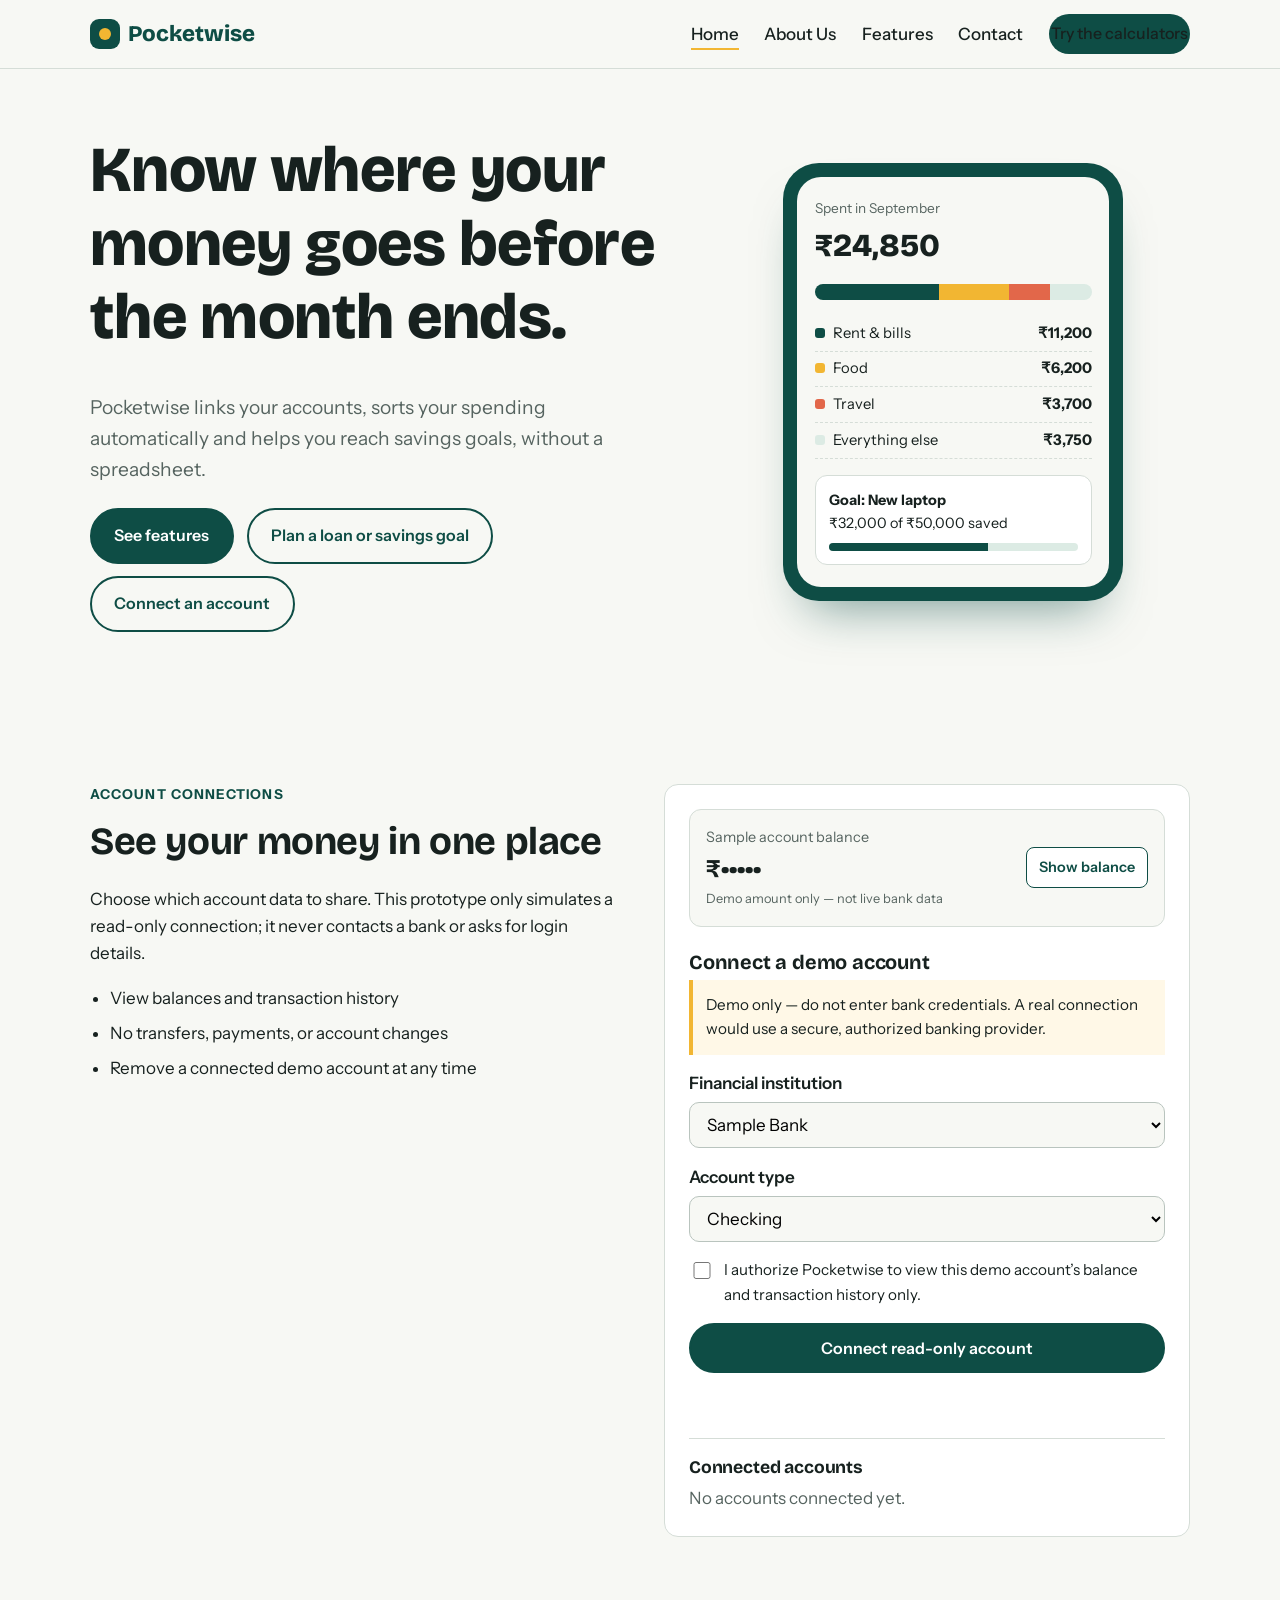
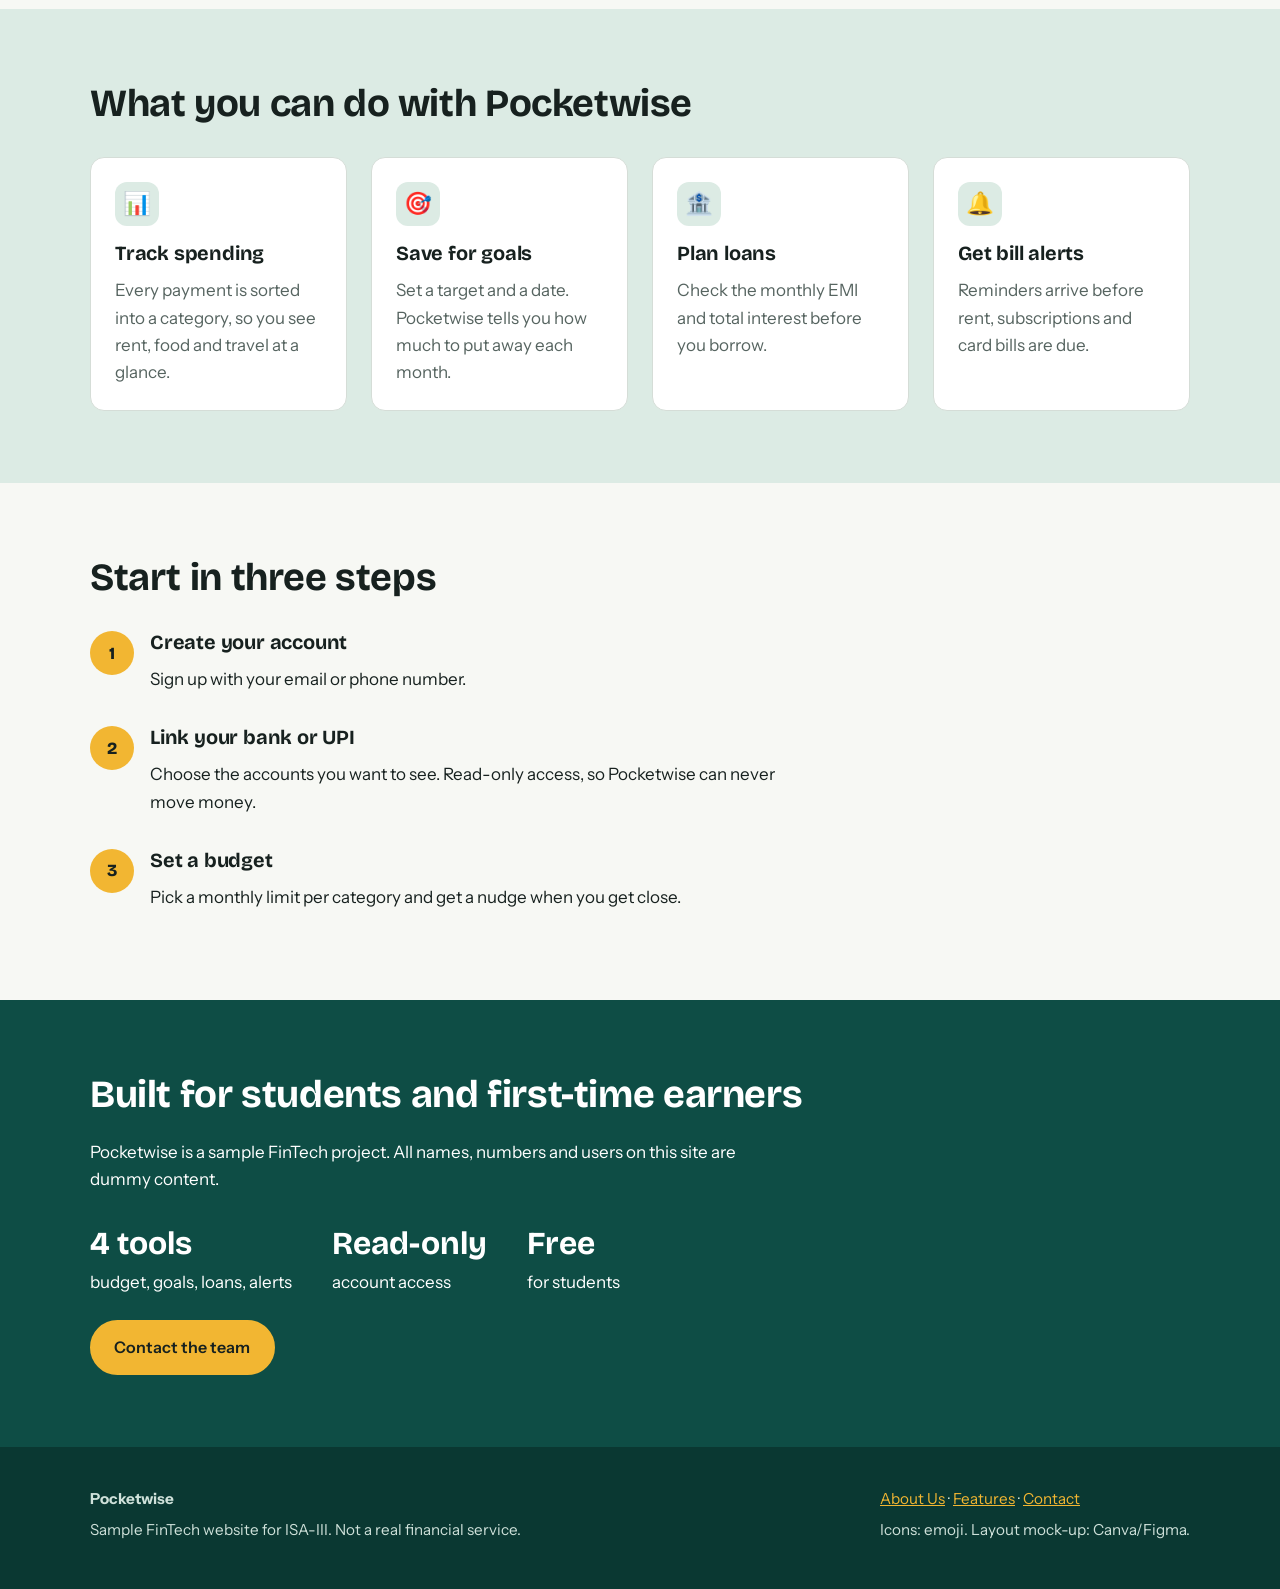
<file: index.html>
<!DOCTYPE html>
<html lang="en">
<head>
  <meta charset="UTF-8">
  <meta name="viewport" content="width=device-width, initial-scale=1">
  <title>Pocketwise – Know where your money goes</title>
  <meta name="description" content="Pocketwise is a sample personal finance management app: budgets, savings goals and loan planning in one place.">
  <link rel="preconnect" href="https://fonts.googleapis.com">
  <link rel="preconnect" href="https://fonts.gstatic.com" crossorigin>
  <link href="https://fonts.googleapis.com/css2?family=Bricolage+Grotesque:wght@600;700;800&family=Instrument+Sans:wght@400;500;600&display=swap" rel="stylesheet">
  <link rel="stylesheet" href="style.css">
</head>
<body>

<header class="site-header">
  <div class="wrap nav">
    <a href="index.html" class="logo"><span class="logo-mark"></span>Pocketwise</a>
    <button class="menu-btn" id="menu-btn" aria-expanded="false" aria-controls="menu">Menu</button>
    <ul id="menu">
      <li><a href="index.html" aria-current="page">Home</a></li>
      <li><a href="about.html">About Us</a></li>
      <li><a href="services.html">Features</a></li>
      <li><a href="contact.html">Contact</a></li>
      <li><a class="btn btn-primary" href="services.html#calculators">Try the calculators</a></li>
    </ul>
  </div>
</header>

<main>
  <section class="hero">
    <div class="wrap hero-grid">
      <div>
        <h1>Know where your money goes before the month ends.</h1>
        <p class="lead">Pocketwise links your accounts, sorts your spending automatically and helps you reach savings goals, without a spreadsheet.</p>
        <div class="btn-row">
          <a class="btn btn-primary" href="services.html">See features</a>
          <a class="btn btn-ghost" href="services.html#calculators">Plan a loan or savings goal</a>
          <a class="btn btn-ghost" href="#connect-account">Connect an account</a>
        </div>
      </div>

      <!-- App preview: a phone screen built with HTML/CSS (dummy data) -->
      <div class="phone" aria-label="Preview of the Pocketwise app with sample data">
        <div class="screen">
          <p class="small">Spent in September</p>
          <p class="big">₹24,850</p>
          <div class="split-bar" role="img" aria-label="Spending split: rent 45%, food 25%, travel 15%, other 15%">
            <span style="width:45%"></span><span style="width:25%"></span><span style="width:15%"></span><span style="width:15%"></span>
          </div>
          <ul class="legend">
            <li><span><i style="background:var(--teal)"></i>Rent &amp; bills</span><b>₹11,200</b></li>
            <li><span><i style="background:var(--marigold)"></i>Food</span><b>₹6,200</b></li>
            <li><span><i style="background:var(--coral)"></i>Travel</span><b>₹3,700</b></li>
            <li><span><i style="background:var(--mint)"></i>Everything else</span><b>₹3,750</b></li>
          </ul>
          <div class="goal">
            <b>Goal: New laptop</b><br>₹32,000 of ₹50,000 saved
            <div class="track"><span></span></div>
          </div>
        </div>
      </div>
    </div>
  </section>

  <section id="connect-account">
    <div class="wrap account-connect">
      <div>
        <p class="eyebrow">Account connections</p>
        <h2>See your money in one place</h2>
        <p>Choose which account data to share. This prototype only simulates a read-only connection; it never contacts a bank or asks for login details.</p>
        <ul class="permission-list">
          <li>View balances and transaction history</li>
          <li>No transfers, payments, or account changes</li>
          <li>Remove a connected demo account at any time</li>
        </ul>
      </div>

      <div class="account-panel">
        <div class="demo-balance">
          <div>
            <span class="balance-label">Sample account balance</span>
            <strong id="home-demo-balance" aria-live="polite">₹•••••</strong>
            <span class="balance-note">Demo amount only — not live bank data</span>
          </div>
          <button class="balance-toggle" type="button" data-balance-toggle aria-controls="home-demo-balance" aria-pressed="false">Show balance</button>
        </div>
        <h3>Connect a demo account</h3>
        <p class="demo-notice">Demo only — do not enter bank credentials. A real connection would use a secure, authorized banking provider.</p>
        <form id="account-connect-form">
          <div>
            <label for="account-provider">Financial institution</label>
            <select id="account-provider" name="provider">
              <option value="Sample Bank">Sample Bank</option>
              <option value="Demo Credit Union">Demo Credit Union</option>
            </select>
          </div>
          <div>
            <label for="account-type">Account type</label>
            <select id="account-type" name="accountType">
              <option value="Checking">Checking</option>
              <option value="Savings">Savings</option>
            </select>
          </div>
          <label class="consent">
            <input id="account-consent" type="checkbox" required>
            <span>I authorize Pocketwise to view this demo account’s balance and transaction history only.</span>
          </label>
          <button class="btn btn-primary" type="submit">Connect read-only account</button>
          <p class="account-message" id="account-message" role="status" aria-live="polite"></p>
        </form>
        <div class="connected-accounts" id="connected-accounts" aria-live="polite">
          <h3>Connected accounts</h3>
          <p class="empty-accounts" id="empty-accounts">No accounts connected yet.</p>
          <ul class="account-list" id="account-list"></ul>
        </div>
      </div>
    </div>
  </section>

  <section class="bg-mint">
    <div class="wrap">
      <h2>What you can do with Pocketwise</h2>
      <div class="features">
        <div class="feature"><div class="icon" aria-hidden="true">📊</div><h3>Track spending</h3><p>Every payment is sorted into a category, so you see rent, food and travel at a glance.</p></div>
        <div class="feature"><div class="icon" aria-hidden="true">🎯</div><h3>Save for goals</h3><p>Set a target and a date. Pocketwise tells you how much to put away each month.</p></div>
        <div class="feature"><div class="icon" aria-hidden="true">🏦</div><h3>Plan loans</h3><p>Check the monthly EMI and total interest before you borrow.</p></div>
        <div class="feature"><div class="icon" aria-hidden="true">🔔</div><h3>Get bill alerts</h3><p>Reminders arrive before rent, subscriptions and card bills are due.</p></div>
      </div>
    </div>
  </section>

  <section>
    <div class="wrap">
      <h2>Start in three steps</h2>
      <ol class="steps">
        <li><div><h3>Create your account</h3><p>Sign up with your email or phone number.</p></div></li>
        <li><div><h3>Link your bank or UPI</h3><p>Choose the accounts you want to see. Read-only access, so Pocketwise can never move money.</p></div></li>
        <li><div><h3>Set a budget</h3><p>Pick a monthly limit per category and get a nudge when you get close.</p></div></li>
      </ol>
    </div>
  </section>

  <section class="bg-teal">
    <div class="wrap">
      <h2>Built for students and first-time earners</h2>
      <p>Pocketwise is a sample FinTech project. All names, numbers and users on this site are dummy content.</p>
      <div class="stats">
        <div><strong>4 tools</strong>budget, goals, loans, alerts</div>
        <div><strong>Read-only</strong>account access</div>
        <div><strong>Free</strong>for students</div>
      </div>
      <div class="btn-row"><a class="btn btn-primary" style="background:var(--marigold);border-color:var(--marigold);color:var(--ink)" href="contact.html">Contact the team</a></div>
    </div>
  </section>
</main>

<footer class="site-footer">
  <div class="wrap">
    <div>
      <p><b>Pocketwise</b></p>
      <p>Sample FinTech website for ISA-III. Not a real financial service.</p>
    </div>
    <div>
      <p><a href="about.html">About Us</a> · <a href="services.html">Features</a> · <a href="contact.html">Contact</a></p>
      <p>Icons: emoji. Layout mock-up: Canva/Figma.</p>
    </div>
  </div>
</footer>

<script src="script.js"></script>
</body>
</html>
</file>
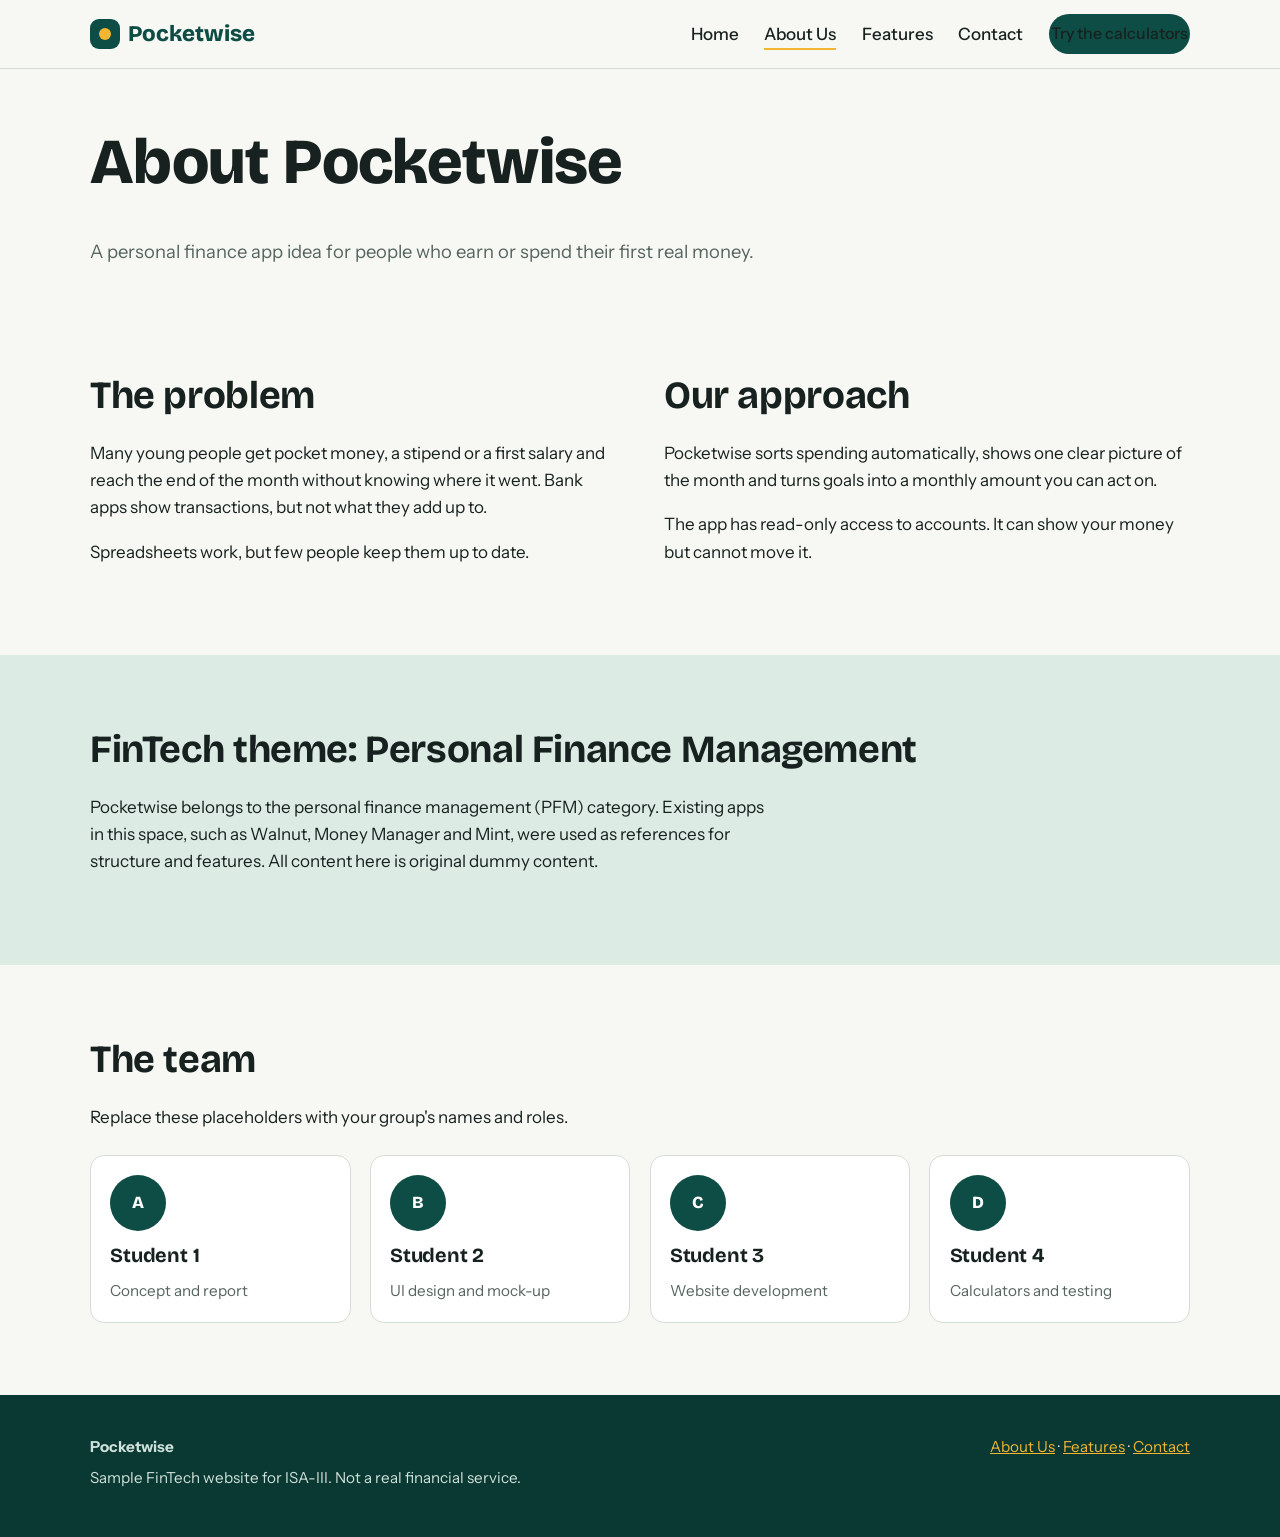
<file: about.html>
<!DOCTYPE html>
<html lang="en">
<head>
  <meta charset="UTF-8">
  <meta name="viewport" content="width=device-width, initial-scale=1">
  <title>About Us – Pocketwise</title>
  <meta name="description" content="Why Pocketwise exists and who is building it.">
  <link rel="preconnect" href="https://fonts.googleapis.com">
  <link rel="preconnect" href="https://fonts.gstatic.com" crossorigin>
  <link href="https://fonts.googleapis.com/css2?family=Bricolage+Grotesque:wght@600;700;800&family=Instrument+Sans:wght@400;500;600&display=swap" rel="stylesheet">
  <link rel="stylesheet" href="style.css">
</head>
<body>

<header class="site-header">
  <div class="wrap nav">
    <a href="index.html" class="logo"><span class="logo-mark"></span>Pocketwise</a>
    <button class="menu-btn" id="menu-btn" aria-expanded="false" aria-controls="menu">Menu</button>
    <ul id="menu">
      <li><a href="index.html">Home</a></li>
      <li><a href="about.html" aria-current="page">About Us</a></li>
      <li><a href="services.html">Features</a></li>
      <li><a href="contact.html">Contact</a></li>
      <li><a class="btn btn-primary" href="services.html#calculators">Try the calculators</a></li>
    </ul>
  </div>
</header>

<main>
  <div class="wrap page-title">
    <h1>About Pocketwise</h1>
    <p>A personal finance app idea for people who earn or spend their first real money.</p>
  </div>

  <section>
    <div class="wrap two-col">
      <div>
        <h2>The problem</h2>
        <p>Many young people get pocket money, a stipend or a first salary and reach the end of the month without knowing where it went. Bank apps show transactions, but not what they add up to.</p>
        <p>Spreadsheets work, but few people keep them up to date.</p>
      </div>
      <div>
        <h2>Our approach</h2>
        <p>Pocketwise sorts spending automatically, shows one clear picture of the month and turns goals into a monthly amount you can act on.</p>
        <p>The app has read-only access to accounts. It can show your money but cannot move it.</p>
      </div>
    </div>
  </section>

  <section class="bg-mint">
    <div class="wrap">
      <h2>FinTech theme: Personal Finance Management</h2>
      <p>Pocketwise belongs to the personal finance management (PFM) category. Existing apps in this space, such as Walnut, Money Manager and Mint, were used as references for structure and features. All content here is original dummy content.</p>
    </div>
  </section>

  <section>
    <div class="wrap">
      <h2>The team</h2>
      <p>Replace these placeholders with your group's names and roles.</p>
      <div class="team">
        <div class="member"><div class="avatar" aria-hidden="true">A</div><h3>Student 1</h3><p>Concept and report</p></div>
        <div class="member"><div class="avatar" aria-hidden="true">B</div><h3>Student 2</h3><p>UI design and mock-up</p></div>
        <div class="member"><div class="avatar" aria-hidden="true">C</div><h3>Student 3</h3><p>Website development</p></div>
        <div class="member"><div class="avatar" aria-hidden="true">D</div><h3>Student 4</h3><p>Calculators and testing</p></div>
      </div>
    </div>
  </section>
</main>

<footer class="site-footer">
  <div class="wrap">
    <div>
      <p><b>Pocketwise</b></p>
      <p>Sample FinTech website for ISA-III. Not a real financial service.</p>
    </div>
    <div>
      <p><a href="about.html">About Us</a> · <a href="services.html">Features</a> · <a href="contact.html">Contact</a></p>
    </div>
  </div>
</footer>

<script src="script.js"></script>
</body>
</html>
</file>
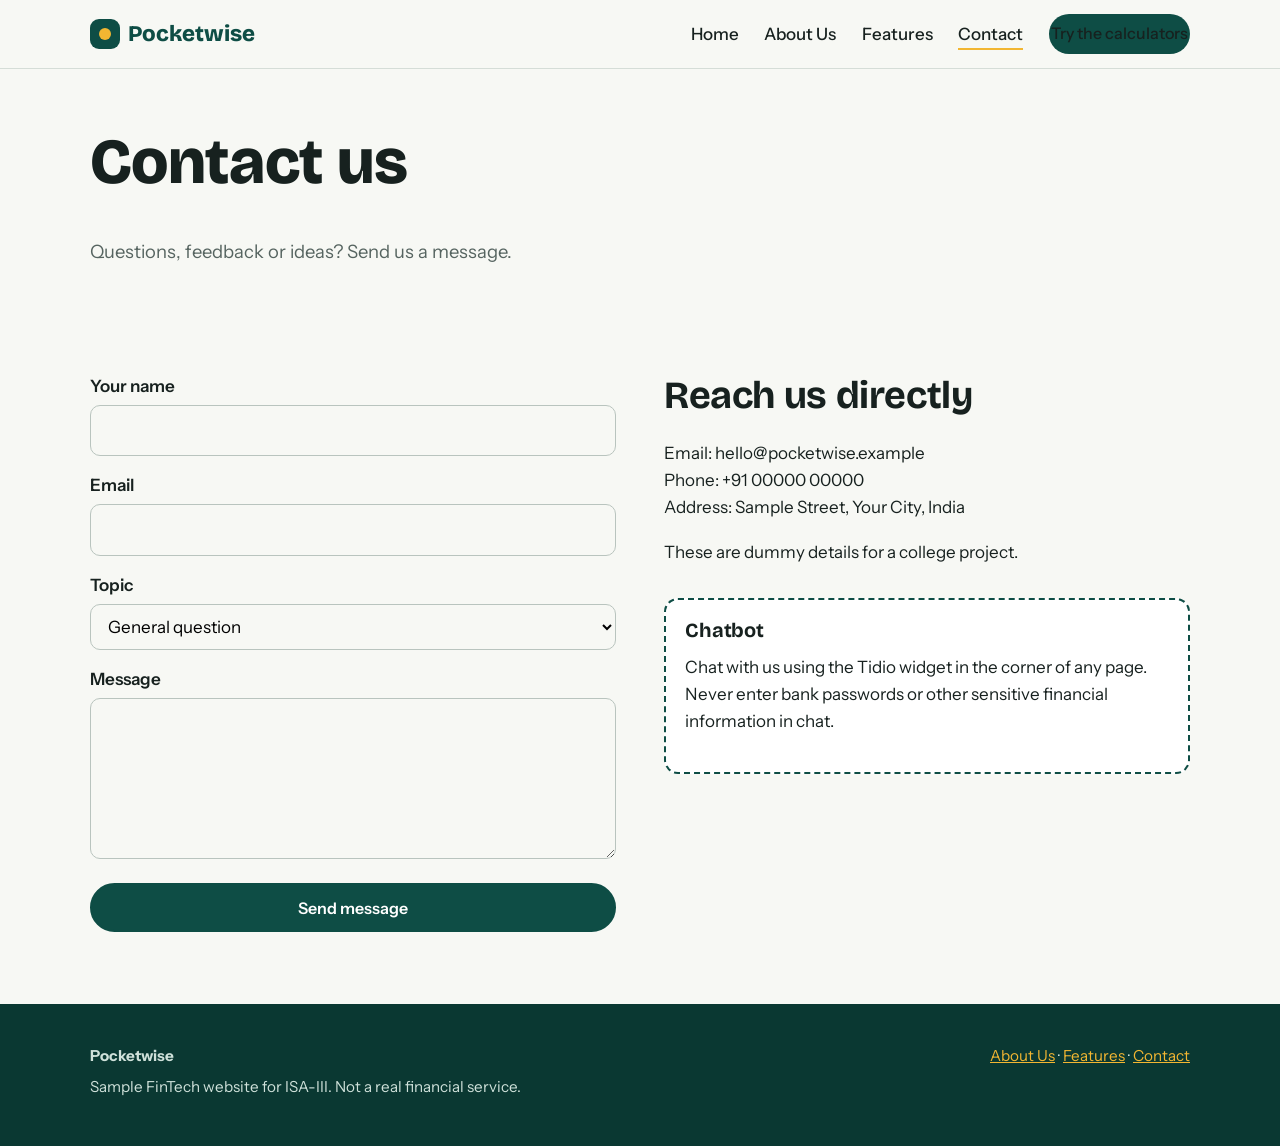
<file: contact.html>
<!DOCTYPE html>
<html lang="en">
<head>
  <meta charset="UTF-8">
  <meta name="viewport" content="width=device-width, initial-scale=1">
  <title>Contact – Pocketwise</title>
  <meta name="description" content="Get in touch with the Pocketwise team.">
  <link rel="preconnect" href="https://fonts.googleapis.com">
  <link rel="preconnect" href="https://fonts.gstatic.com" crossorigin>
  <link href="https://fonts.googleapis.com/css2?family=Bricolage+Grotesque:wght@600;700;800&family=Instrument+Sans:wght@400;500;600&display=swap" rel="stylesheet">
  <link rel="stylesheet" href="style.css">
</head>
<body>

<header class="site-header">
  <div class="wrap nav">
    <a href="index.html" class="logo"><span class="logo-mark"></span>Pocketwise</a>
    <button class="menu-btn" id="menu-btn" aria-expanded="false" aria-controls="menu">Menu</button>
    <ul id="menu">
      <li><a href="index.html">Home</a></li>
      <li><a href="about.html">About Us</a></li>
      <li><a href="services.html">Features</a></li>
      <li><a href="contact.html" aria-current="page">Contact</a></li>
      <li><a class="btn btn-primary" href="services.html#calculators">Try the calculators</a></li>
    </ul>
  </div>
</header>

<main>
  <div class="wrap page-title">
    <h1>Contact us</h1>
    <p>Questions, feedback or ideas? Send us a message.</p>
  </div>

  <section>
    <div class="wrap two-col">
      <form class="form" id="contact-form">
        <div>
          <label for="name">Your name</label>
          <input type="text" id="name" name="name" required>
        </div>
        <div>
          <label for="email">Email</label>
          <input type="email" id="email" name="email" required>
        </div>
        <div>
          <label for="topic">Topic</label>
          <select id="topic" name="topic">
            <option>General question</option>
            <option>Feedback on the app</option>
            <option>Report a problem</option>
          </select>
        </div>
        <div>
          <label for="message">Message</label>
          <textarea id="message" name="message" rows="5" required></textarea>
        </div>
        <button class="btn btn-primary" type="submit">Send message</button>
        <div class="form-msg" id="form-msg" role="status"></div>
      </form>

      <div>
        <h2>Reach us directly</h2>
        <p>Email: hello@pocketwise.example<br>Phone: +91 00000 00000<br>Address: Sample Street, Your City, India</p>
        <p>These are dummy details for a college project.</p>

        <div class="chat-note">
          <h3>Chatbot</h3>
          <p>Chat with us using the Tidio widget in the corner of any page. Never enter bank passwords or other sensitive financial information in chat.</p>
        </div>
      </div>
    </div>
  </section>
</main>

<footer class="site-footer">
  <div class="wrap">
    <div>
      <p><b>Pocketwise</b></p>
      <p>Sample FinTech website for ISA-III. Not a real financial service.</p>
    </div>
    <div>
      <p><a href="about.html">About Us</a> · <a href="services.html">Features</a> · <a href="contact.html">Contact</a></p>
    </div>
  </div>
</footer>

<script src="script.js"></script>
</body>
</html>
</file>
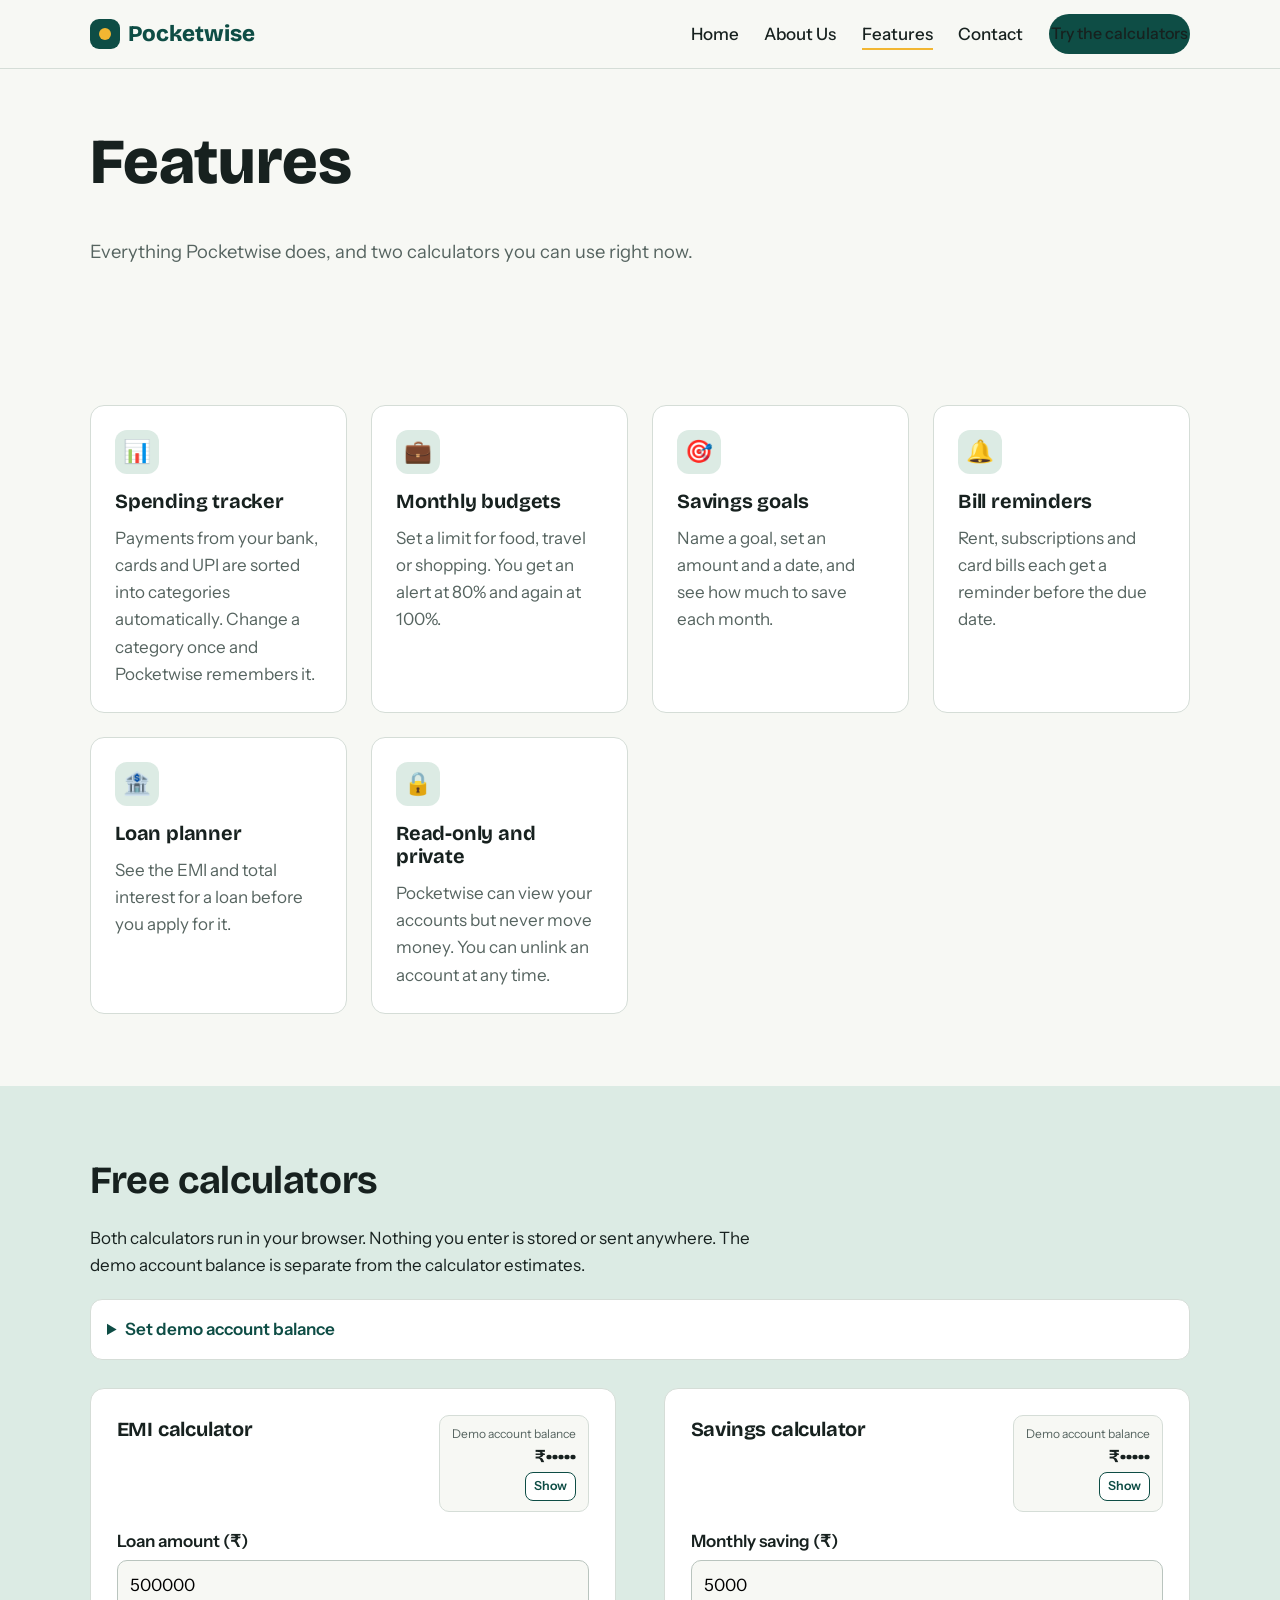
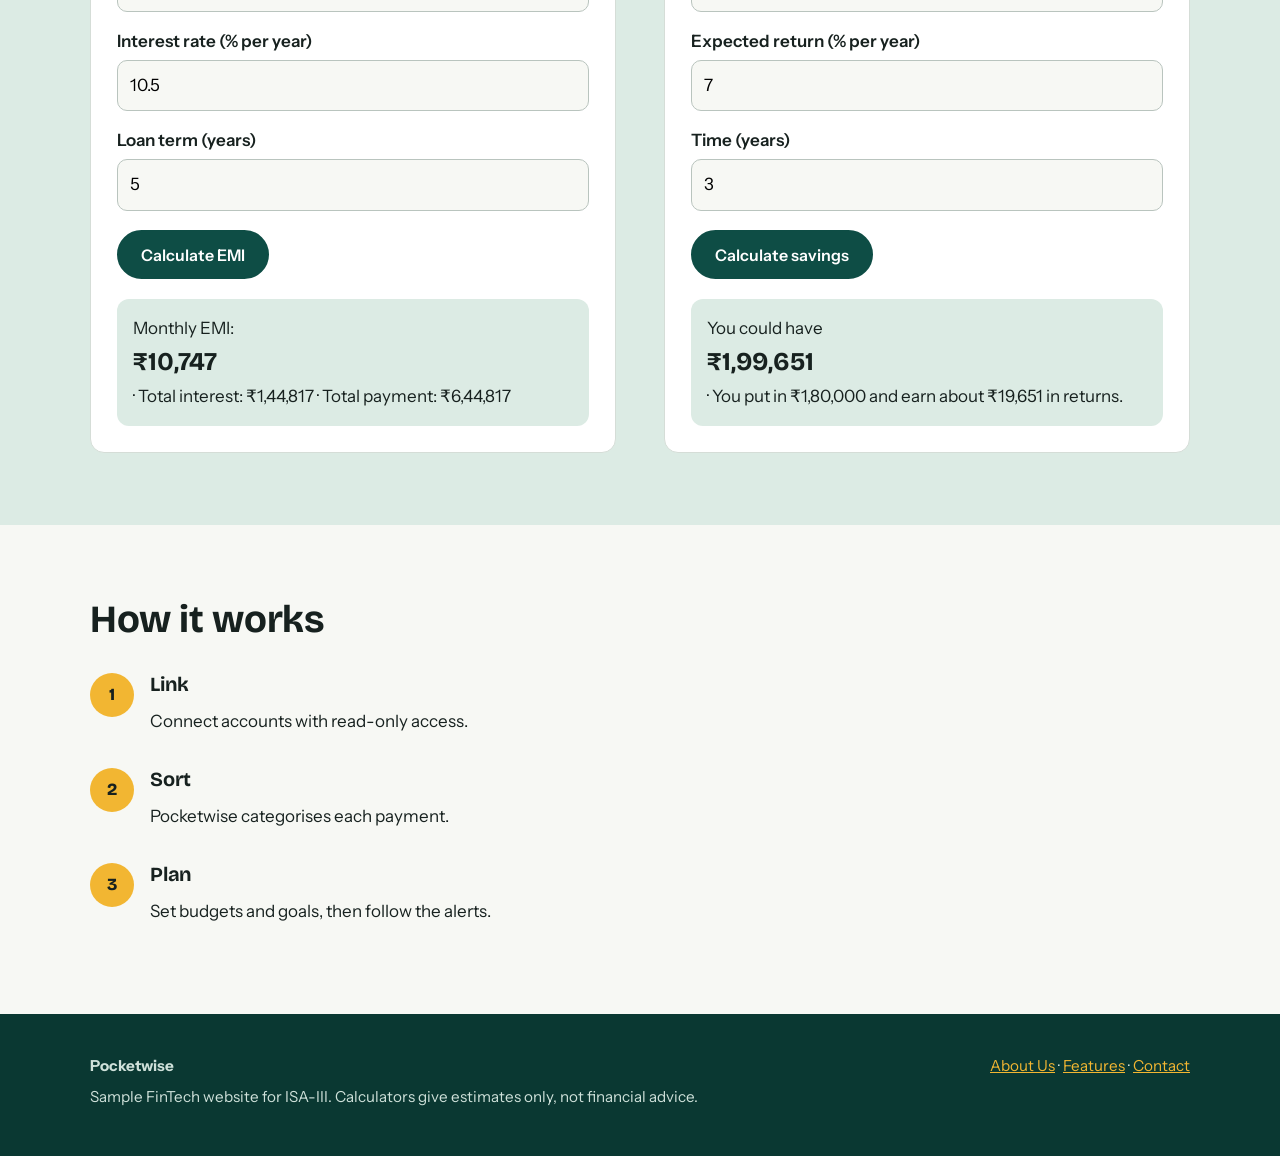
<file: services.html>
<!DOCTYPE html>
<html lang="en">
<head>
  <meta charset="UTF-8">
  <meta name="viewport" content="width=device-width, initial-scale=1">
  <title>Features – Pocketwise</title>
  <meta name="description" content="Budgets, savings goals, bill alerts and free EMI and savings calculators.">
  <link rel="preconnect" href="https://fonts.googleapis.com">
  <link rel="preconnect" href="https://fonts.gstatic.com" crossorigin>
  <link href="https://fonts.googleapis.com/css2?family=Bricolage+Grotesque:wght@600;700;800&family=Instrument+Sans:wght@400;500;600&display=swap" rel="stylesheet">
  <link rel="stylesheet" href="style.css">
</head>
<body>

<header class="site-header">
  <div class="wrap nav">
    <a href="index.html" class="logo"><span class="logo-mark"></span>Pocketwise</a>
    <button class="menu-btn" id="menu-btn" aria-expanded="false" aria-controls="menu">Menu</button>
    <ul id="menu">
      <li><a href="index.html">Home</a></li>
      <li><a href="about.html">About Us</a></li>
      <li><a href="services.html" aria-current="page">Features</a></li>
      <li><a href="contact.html">Contact</a></li>
      <li><a class="btn btn-primary" href="#calculators">Try the calculators</a></li>
    </ul>
  </div>
</header>

<main>
  <div class="wrap page-title">
    <h1>Features</h1>
    <p>Everything Pocketwise does, and two calculators you can use right now.</p>
  </div>

  <section>
    <div class="wrap">
      <div class="features">
        <div class="feature"><div class="icon" aria-hidden="true">📊</div><h3>Spending tracker</h3><p>Payments from your bank, cards and UPI are sorted into categories automatically. Change a category once and Pocketwise remembers it.</p></div>
        <div class="feature"><div class="icon" aria-hidden="true">💼</div><h3>Monthly budgets</h3><p>Set a limit for food, travel or shopping. You get an alert at 80% and again at 100%.</p></div>
        <div class="feature"><div class="icon" aria-hidden="true">🎯</div><h3>Savings goals</h3><p>Name a goal, set an amount and a date, and see how much to save each month.</p></div>
        <div class="feature"><div class="icon" aria-hidden="true">🔔</div><h3>Bill reminders</h3><p>Rent, subscriptions and card bills each get a reminder before the due date.</p></div>
        <div class="feature"><div class="icon" aria-hidden="true">🏦</div><h3>Loan planner</h3><p>See the EMI and total interest for a loan before you apply for it.</p></div>
        <div class="feature"><div class="icon" aria-hidden="true">🔒</div><h3>Read-only and private</h3><p>Pocketwise can view your accounts but never move money. You can unlink an account at any time.</p></div>
      </div>
    </div>
  </section>

  <section id="calculators" class="bg-mint">
    <div class="wrap">
      <h2>Free calculators</h2>
      <p>Both calculators run in your browser. Nothing you enter is stored or sent anywhere. The demo account balance is separate from the calculator estimates.</p>
      <details class="demo-account-settings">
        <summary>Set demo account balance</summary>
        <label for="demo-account-balance">Starting balance (₹)</label>
        <input type="number" id="demo-account-balance" min="0" step="100" value="48250">
        <p>Set the sample balance shown on both calculator cards. Calculator inputs do not change it. This is not connected to a real account.</p>
      </details>
      <div class="two-col">

        <div class="calc">
          <div class="calc-heading">
            <h3>EMI calculator</h3>
            <div class="calc-balance" aria-label="Demo account balance">
              <span class="balance-label">Demo account balance</span>
              <strong id="emi-demo-balance">₹•••••</strong>
              <button class="balance-toggle" type="button" data-calc-balance-toggle data-show-label="Show" data-hide-label="Hide" data-demo-balance="emi-demo-balance" aria-pressed="false">Show</button>
            </div>
          </div>
          <label for="emi-amount">Loan amount (₹)</label>
          <input type="number" id="emi-amount" min="0" value="500000">
          <label for="emi-rate">Interest rate (% per year)</label>
          <input type="number" id="emi-rate" min="0" step="0.1" value="10.5">
          <label for="emi-years">Loan term (years)</label>
          <input type="number" id="emi-years" min="0" step="0.5" value="5">
          <button class="btn btn-primary" id="emi-btn" type="button">Calculate EMI</button>
          <div class="result" id="emi-result" aria-live="polite">Your monthly EMI will appear here.</div>
        </div>

        <div class="calc">
          <div class="calc-heading">
            <h3>Savings calculator</h3>
            <div class="calc-balance" aria-label="Demo account balance">
              <span class="balance-label">Demo account balance</span>
              <strong id="sav-demo-balance">₹•••••</strong>
              <button class="balance-toggle" type="button" data-calc-balance-toggle data-show-label="Show" data-hide-label="Hide" data-demo-balance="sav-demo-balance" aria-pressed="false">Show</button>
            </div>
          </div>
          <label for="sav-monthly">Monthly saving (₹)</label>
          <input type="number" id="sav-monthly" min="0" value="5000">
          <label for="sav-rate">Expected return (% per year)</label>
          <input type="number" id="sav-rate" min="0" step="0.1" value="7">
          <label for="sav-years">Time (years)</label>
          <input type="number" id="sav-years" min="0" step="0.5" value="3">
          <button class="btn btn-primary" id="sav-btn" type="button">Calculate savings</button>
          <div class="result" id="sav-result" aria-live="polite">Your future savings will appear here.</div>
        </div>

      </div>
    </div>
  </section>

  <section>
    <div class="wrap">
      <h2>How it works</h2>
      <ol class="steps">
        <li><div><h3>Link</h3><p>Connect accounts with read-only access.</p></div></li>
        <li><div><h3>Sort</h3><p>Pocketwise categorises each payment.</p></div></li>
        <li><div><h3>Plan</h3><p>Set budgets and goals, then follow the alerts.</p></div></li>
      </ol>
    </div>
  </section>
</main>

<footer class="site-footer">
  <div class="wrap">
    <div>
      <p><b>Pocketwise</b></p>
      <p>Sample FinTech website for ISA-III. Calculators give estimates only, not financial advice.</p>
    </div>
    <div>
      <p><a href="about.html">About Us</a> · <a href="services.html">Features</a> · <a href="contact.html">Contact</a></p>
    </div>
  </div>
</footer>

<script src="script.js"></script>
</body>
</html>
</file>
<file: style.css>
/* Pocketwise – sample FinTech website (ISA-III) */
:root {
  --paper: #f7f8f4;
  --ink: #17211f;
  --muted: #566460;
  --teal: #0e4d45;
  --teal-dark: #0a3832;
  --mint: #dcebe4;
  --marigold: #f2b632;
  --coral: #e2674a;
  --line: #d5ddd7;
  --white: #ffffff;
  --radius: 14px;
  --font-head: "Bricolage Grotesque", "Trebuchet MS", "Segoe UI", sans-serif;
  --font-body: "Instrument Sans", "Segoe UI", Tahoma, sans-serif;
}

* { box-sizing: border-box; }
html { scroll-behavior: smooth; }
body {
  margin: 0;
  font-family: var(--font-body);
  color: var(--ink);
  background: var(--paper);
  line-height: 1.6;
  font-size: 1.0625rem;
}
img, svg { max-width: 100%; }
a { color: var(--teal); }
:focus-visible { outline: 3px solid var(--marigold); outline-offset: 3px; }

h1, h2, h3 { font-family: var(--font-head); line-height: 1.15; margin: 0 0 .6em; letter-spacing: -0.01em; }
h1 { font-size: clamp(2.3rem, 6vw, 4rem); font-weight: 800; }
h2 { font-size: clamp(1.7rem, 3.5vw, 2.4rem); font-weight: 700; }
h3 { font-size: 1.25rem; font-weight: 700; }
p { margin: 0 0 1em; max-width: 62ch; }

.wrap { width: min(1100px, 92%); margin-inline: auto; }
section { padding: 4.5rem 0; }

/* Header */
.site-header { background: var(--paper); border-bottom: 1px solid var(--line); position: sticky; top: 0; z-index: 10; }
.nav { display: flex; align-items: center; justify-content: space-between; height: 68px; }
.logo { font-family: var(--font-head); font-weight: 800; font-size: 1.4rem; color: var(--teal); text-decoration: none; display: flex; align-items: center; gap: .5rem; }
.logo-mark { width: 30px; height: 30px; border-radius: 9px; background: var(--teal); display: grid; place-items: center; }
.logo-mark::after { content: ""; width: 12px; height: 12px; border-radius: 50%; background: var(--marigold); }
.nav ul { list-style: none; display: flex; gap: 1.6rem; margin: 0; padding: 0; align-items: center; }
.nav ul a { text-decoration: none; color: var(--ink); font-weight: 500; padding: .3rem 0; border-bottom: 2px solid transparent; }
.nav ul a:hover, .nav ul a[aria-current="page"] { border-bottom-color: var(--marigold); }
.menu-btn { display: none; background: none; border: 1px solid var(--line); border-radius: 8px; padding: .4rem .7rem; font: inherit; cursor: pointer; }

/* Buttons */
.btn { display: inline-block; padding: .8rem 1.4rem; border-radius: 999px; font-weight: 600; text-decoration: none; border: 2px solid var(--teal); cursor: pointer; font-family: inherit; font-size: 1rem; transition: background .15s, color .15s; }
.btn-primary { background: var(--teal); color: var(--white); }
.btn-primary:hover { background: var(--teal-dark); }
.btn-ghost { background: transparent; color: var(--teal); }
.btn-ghost:hover { background: var(--mint); }
.btn-row { display: flex; gap: .8rem; flex-wrap: wrap; margin-top: 1.5rem; }

/* Hero */
.hero { padding: 4rem 0 5rem; }
.hero-grid { display: grid; grid-template-columns: 1.1fr .9fr; gap: 3rem; align-items: center; }
.hero p.lead { font-size: 1.2rem; color: var(--muted); }

/* App preview (phone mock-up drawn in CSS) */
.phone { background: var(--teal); border-radius: 36px; padding: 14px; width: min(340px, 100%); margin-inline: auto; box-shadow: 0 30px 50px -25px rgba(14, 77, 69, .55); }
.screen { background: var(--paper); border-radius: 24px; padding: 1.3rem 1.1rem 1.4rem; }
.screen .small { color: var(--muted); font-size: .85rem; margin: 0; }
.screen .big { font-family: var(--font-head); font-size: 2rem; font-weight: 800; margin: 0 0 .8rem; }
.split-bar { display: flex; height: 16px; border-radius: 8px; overflow: hidden; margin-bottom: 1rem; }
.split-bar span:nth-child(1) { background: var(--teal); }
.split-bar span:nth-child(2) { background: var(--marigold); }
.split-bar span:nth-child(3) { background: var(--coral); }
.split-bar span:nth-child(4) { background: var(--mint); }
.legend { list-style: none; margin: 0 0 1rem; padding: 0; font-size: .92rem; }
.legend li { display: flex; justify-content: space-between; padding: .35rem 0; border-bottom: 1px dashed var(--line); }
.legend i { display: inline-block; width: 10px; height: 10px; border-radius: 3px; margin-right: .5rem; }
.goal { background: var(--white); border: 1px solid var(--line); border-radius: 12px; padding: .8rem; font-size: .9rem; }
.goal .track { height: 8px; background: var(--mint); border-radius: 4px; margin-top: .5rem; overflow: hidden; }
.goal .track span { display: block; height: 100%; width: 64%; background: var(--teal); }

/* Feature layout */
.bg-mint { background: var(--mint); }
.bg-teal { background: var(--teal); color: var(--white); }
.bg-teal a { color: var(--marigold); }
.features { display: grid; grid-template-columns: repeat(auto-fit, minmax(240px, 1fr)); gap: 1.5rem; margin-top: 2rem; }
.feature { background: var(--white); border: 1px solid var(--line); border-radius: var(--radius); padding: 1.5rem; }
.feature .icon { width: 44px; height: 44px; border-radius: 12px; background: var(--mint); display: grid; place-items: center; font-size: 1.4rem; margin-bottom: 1rem; }
.feature p { color: var(--muted); margin: 0; }

.account-connect { display: grid; grid-template-columns: 1fr 1fr; gap: 3rem; align-items: start; }
.eyebrow { color: var(--teal); font-size: .85rem; font-weight: 700; letter-spacing: .08em; text-transform: uppercase; }
.permission-list { padding-left: 1.25rem; }
.permission-list li { margin: .5rem 0; }
.account-panel { background: var(--white); border: 1px solid var(--line); border-radius: var(--radius); padding: 1.5rem; }
.account-panel h3 { margin-bottom: .4rem; }
.demo-balance { display: flex; justify-content: space-between; align-items: center; gap: 1rem; margin-bottom: 1.5rem; padding: 1rem; border: 1px solid var(--line); border-radius: 12px; background: var(--paper); }
.balance-label, .demo-balance strong, .balance-note { display: block; }
.balance-label { color: var(--muted); font-size: .9rem; }
.demo-balance strong { font-family: var(--font-head); font-size: 1.6rem; }
.balance-note { color: var(--muted); font-size: .8rem; }
.balance-toggle { flex: 0 0 auto; padding: .5rem .75rem; border: 1px solid var(--teal); border-radius: 8px; color: var(--teal); background: var(--white); font: inherit; font-size: .9rem; font-weight: 600; cursor: pointer; }
.balance-toggle:hover { background: var(--mint); }
.demo-notice { padding: .8rem; border-left: 4px solid var(--marigold); background: #fff8e7; font-size: .95rem; }
.account-panel form { display: grid; gap: 1rem; }
.account-panel label:not(.consent) { display: block; font-weight: 600; margin-bottom: .3rem; }
.account-panel select { width: 100%; padding: .7rem .8rem; border: 1px solid #b9c4be; border-radius: 10px; font: inherit; background: var(--paper); }
.consent { display: flex; align-items: flex-start; gap: .65rem; font-size: .95rem; }
.consent input { flex: 0 0 auto; width: 1.1rem; height: 1.1rem; margin-top: .2rem; accent-color: var(--teal); }
.account-message { min-height: 1.5em; margin: 0; color: var(--teal); font-weight: 600; }
.connected-accounts { margin-top: 1.5rem; border-top: 1px solid var(--line); padding-top: 1.2rem; }
.connected-accounts h3 { font-size: 1.1rem; }
.empty-accounts { color: var(--muted); margin: 0; }
.account-list { list-style: none; margin: 0; padding: 0; display: grid; gap: .75rem; }
.account-item { display: flex; justify-content: space-between; align-items: center; gap: 1rem; padding: .8rem; border: 1px solid var(--line); border-radius: 10px; }
.account-item strong, .account-item span { display: block; }
.account-item span { color: var(--muted); font-size: .9rem; }
.disconnect-btn { color: var(--teal); background: transparent; border: 1px solid var(--line); border-radius: 8px; padding: .45rem .65rem; font: inherit; cursor: pointer; }
.disconnect-btn:hover { background: var(--mint); }

.steps { counter-reset: step; list-style: none; padding: 0; margin: 2rem 0 0; display: grid; gap: 1rem; max-width: 700px; }
.steps li { counter-increment: step; display: grid; grid-template-columns: 44px 1fr; gap: 1rem; align-items: start; }
.steps li::before { content: counter(step); width: 44px; height: 44px; border-radius: 50%; background: var(--marigold); color: var(--ink); font-family: var(--font-head); font-weight: 800; display: grid; place-items: center; }

.stats { display: flex; gap: 2.5rem; flex-wrap: wrap; margin-top: 1.5rem; }
.stats strong { display: block; font-family: var(--font-head); font-size: 2rem; }

/* Two-column text blocks */
.two-col { display: grid; grid-template-columns: 1fr 1fr; gap: 3rem; align-items: start; }
.page-title { padding: 3.5rem 0 1rem; }
.page-title p { color: var(--muted); font-size: 1.15rem; }

/* Calculators */
.calc { background: var(--white); border: 1px solid var(--line); border-radius: var(--radius); padding: 1.6rem; }
.calc-heading { display: flex; justify-content: space-between; align-items: flex-start; gap: 1rem; }
.calc-heading h3 { margin: .2rem 0 0; }
.calc-balance { flex: 0 0 auto; min-width: 142px; text-align: right; padding: .65rem .75rem; border: 1px solid var(--line); border-radius: 10px; background: var(--paper); }
.calc-balance .balance-label { font-size: .75rem; line-height: 1.3; }
.calc-balance strong { display: block; font-family: var(--font-head); font-size: 1.15rem; }
.calc-balance .balance-toggle { padding: .2rem .5rem; font-size: .78rem; }
.demo-account-settings { margin: 1.25rem 0 1.75rem; padding: 1rem; border: 1px solid var(--line); border-radius: 12px; background: var(--white); }
.demo-account-settings summary { color: var(--teal); font-weight: 600; cursor: pointer; }
.demo-account-settings label { display: block; margin: .8rem 0 .3rem; font-weight: 600; }
.demo-account-settings input { width: min(100%, 300px); padding: .65rem .75rem; border: 1px solid #b9c4be; border-radius: 10px; font: inherit; background: var(--paper); }
.demo-account-settings p { margin: .5rem 0 0; color: var(--muted); font-size: .9rem; }
.calc label { display: block; font-weight: 600; margin: 1rem 0 .3rem; }
.calc input[type="number"], .form input, .form textarea, .form select {
  width: 100%; padding: .7rem .8rem; border: 1px solid #b9c4be; border-radius: 10px; font: inherit; background: var(--paper);
}
.calc .btn { margin-top: 1.2rem; }
.result { margin-top: 1.2rem; padding: 1rem; background: var(--mint); border-radius: 12px; min-height: 3.5rem; }
.result strong { font-family: var(--font-head); font-size: 1.6rem; display: block; }
.error { color: #a12b12; font-weight: 600; }

/* Team / cards */
.team { display: grid; grid-template-columns: repeat(auto-fit, minmax(200px, 1fr)); gap: 1.2rem; margin-top: 1.5rem; }
.member { background: var(--white); border: 1px solid var(--line); border-radius: var(--radius); padding: 1.2rem; }
.avatar { width: 56px; height: 56px; border-radius: 50%; background: var(--teal); color: var(--white); display: grid; place-items: center; font-family: var(--font-head); font-weight: 800; margin-bottom: .8rem; }
.member p { margin: 0; color: var(--muted); font-size: .95rem; }

/* Contact */
.form { display: grid; gap: 1rem; }
.form label { font-weight: 600; display: block; margin-bottom: .3rem; }
.form-msg { display: none; padding: 1rem; border-radius: 10px; background: var(--mint); font-weight: 600; }
.chat-note { border: 2px dashed var(--teal); border-radius: var(--radius); padding: 1.2rem; margin-top: 2rem; background: var(--white); }

/* Footer */
.site-footer { background: var(--teal-dark); color: #cfe1da; padding: 2.5rem 0; font-size: .95rem; }
.site-footer .wrap { display: flex; justify-content: space-between; gap: 1.5rem; flex-wrap: wrap; }
.site-footer a { color: var(--marigold); }
.site-footer p { margin: 0 0 .4rem; }

/* Responsive */
@media (max-width: 800px) {
  .hero-grid, .two-col, .account-connect { grid-template-columns: 1fr; }
  .menu-btn { display: block; }
  .nav ul { display: none; position: absolute; top: 68px; left: 0; right: 0; background: var(--paper); flex-direction: column; padding: 1rem 4%; border-bottom: 1px solid var(--line); gap: 1rem; align-items: flex-start; }
  .nav ul.open { display: flex; }
  section { padding: 3rem 0; }
}
@media (max-width: 420px) {
  .calc { padding: 1rem; }
  .calc-heading { gap: .5rem; }
  .calc-balance { min-width: 124px; padding: .5rem; }
  .calc-heading h3 { font-size: 1.05rem; }
}
@media (prefers-reduced-motion: reduce) { * { transition: none !important; scroll-behavior: auto !important; } }
</file>
